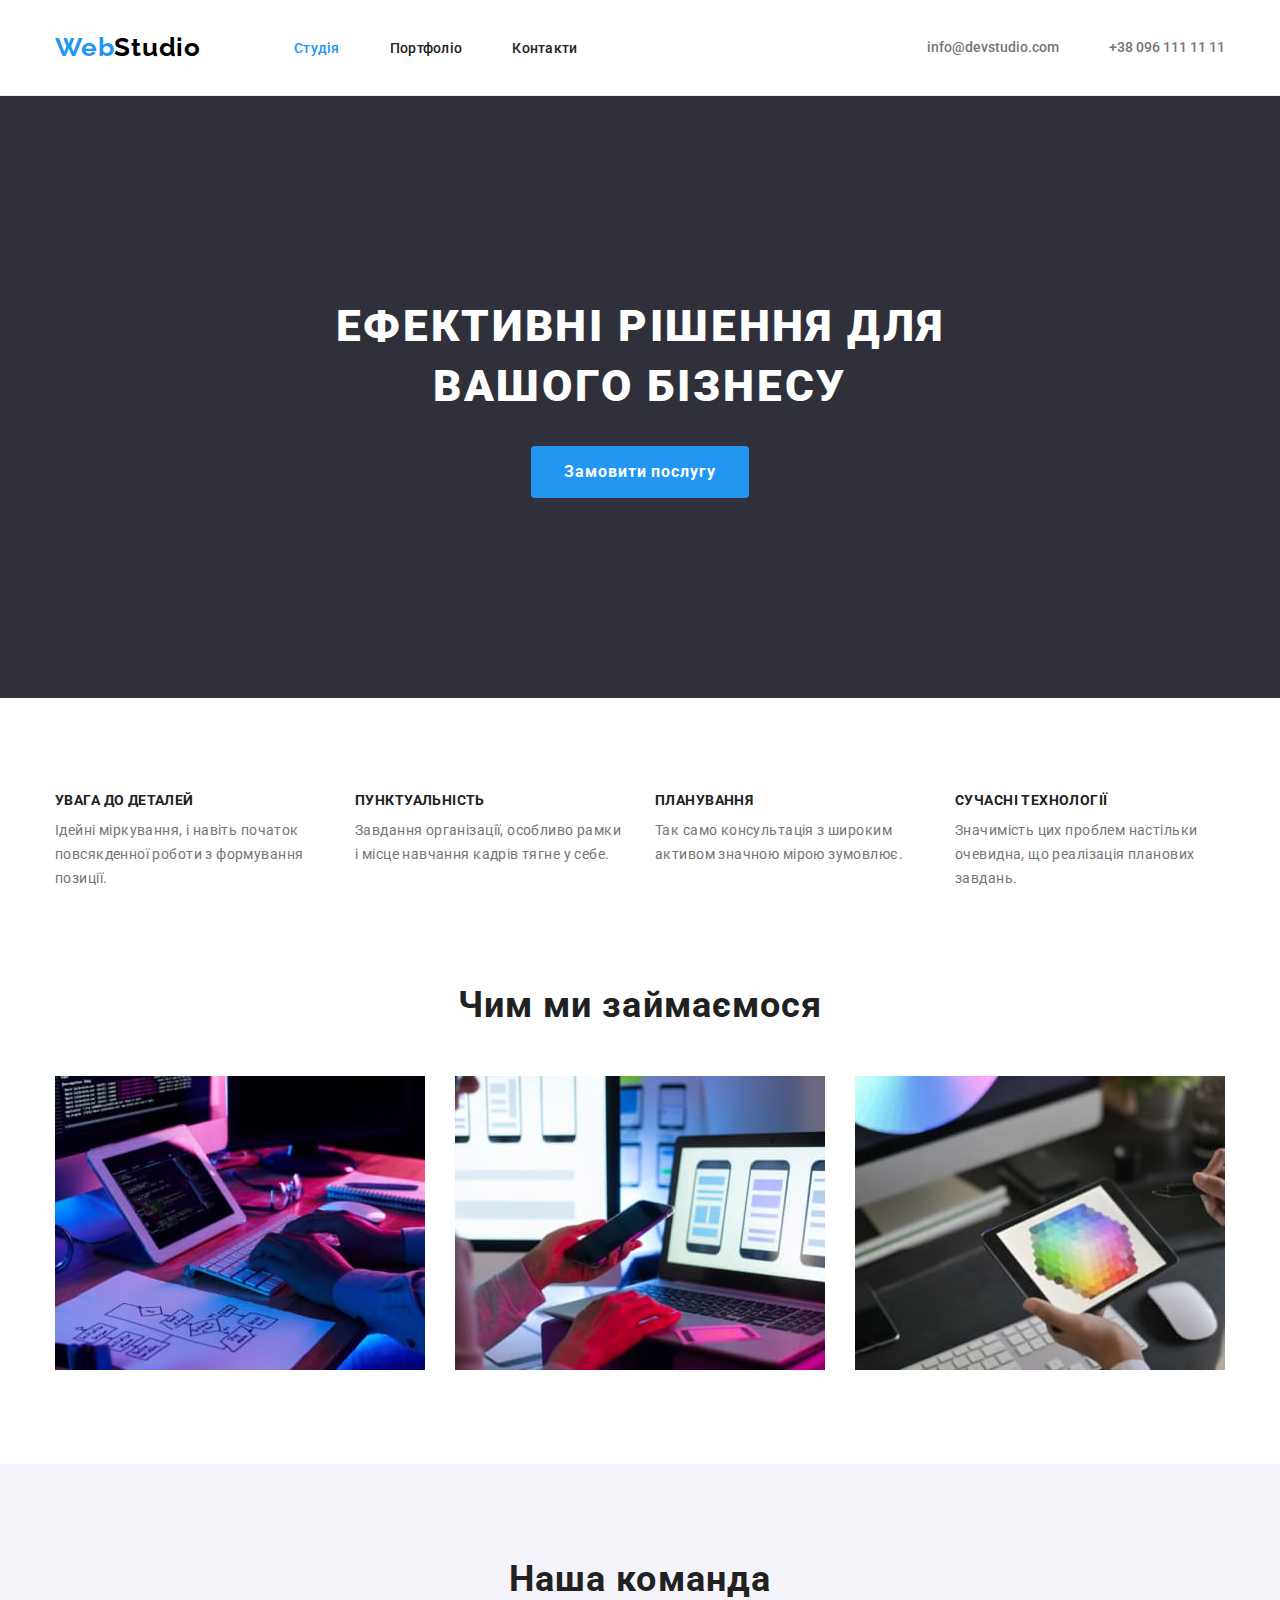
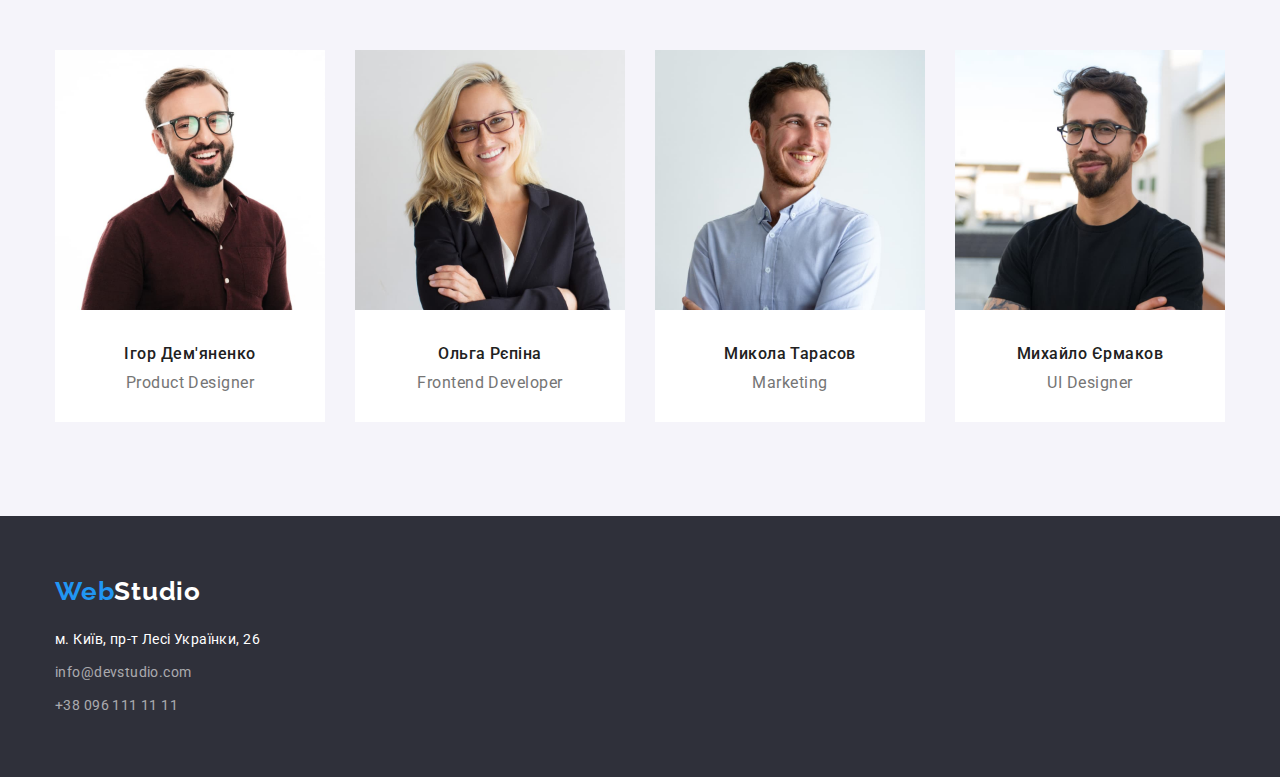
<file: index.html>
<!DOCTYPE html>
<html lang="uk">

<head>
    <meta charset="UTF-8">
    <meta http-equiv="X-UA-Compatible" content="IE=edge">
    <meta name="viewport" content="width=device-width, initial-scale=1.0">
    <title>index.html</title>
    <link rel="preconnect" href="https://fonts.googleapis.com">
    <link rel="preconnect" href="https://fonts.gstatic.com" crossorigin>
    <link
        href="https://fonts.googleapis.com/css2?family=Raleway:wght@700&family=Roboto:wght@400;500;700;900&display=swap"
        rel="stylesheet">
    <link rel="stylesheet"
        href="https://cdnjs.cloudflare.com/ajax/libs/modern-normalize/1.1.0/modern-normalize.min.css">
    <link rel="stylesheet" href="./css/styles.css">
</head>

<body>
    <header class="page-header">
        <div class="container">
            <nav class="header-nav">
                <a href="/" class="logo link"><span class="logo-web">Web</span><span
                        class="logo-studio">Studio</span></a>

                <ul class="site-nav">
                    <li class="nav-item"><a href="./index.html" class="link current">Студія</a></li>
                    <li class="nav-item"><a href="./portfolio.html" class="link">Портфоліо</a></li>
                    <li class="nav-item"><a href="/" class="link">Контакти</a></li>
                </ul>
            </nav>
            <ul class="contacts-nav">
                <li class="nav-item"><a href="mailto:info@devstudio.com" class="link">info@devstudio.com</a></li>
                <li class="nav-item"><a href="tel:+380961111111" class="link">+38 096 111 11 11</a></li>
            </ul>
        </div>

    </header>

    <main>
        
        <section class="main-section">
            <div class="container">
                <h1 class="title">Ефективні рішення для <br /> вашого бізнесу</h1>
                <button type="button" class="button-order">Замовити послугу</button>
            </div>
        </section>
      
<div class="section">
        <section class="benefits-section">
            <div class="container">
                <!--<h2>наші якості</h2>-->
                <ul class="benefits">
                    <li class="benefits-class">
                        <h3 class="benefits-title">УВАГА ДО ДЕТАЛЕЙ</h3>
                        <p class="benefits-items">Ідейні міркування, і навіть початок повсякденної роботи з формування
                            позиції.</p>
                    </li>
                    <li class="benefits-class">
                        <h3 class="benefits-title">ПУНКТУАЛЬНІСТЬ</h3>
                        <p class="benefits-items">Завдання організації, особливо рамки і місце навчання кадрів тягне у
                            себе.</p>
                    </li>
                    <li class="benefits-class">
                        <h3 class="benefits-title">ПЛАНУВАННЯ</h3>
                        <p class="benefits-items">Так само консультація з широким активом значною мірою зумовлює.</p>
                    </li>
                    <li class="benefits-class">
                        <h3 class="benefits-title">СУЧАСНІ ТЕХНОЛОГІЇ</h3>
                        <p class="benefits-items">Значимість цих проблем настільки очевидна, що реалізація планових
                            завдань.</p>
                    </li>

                </ul>
            </div>
        </section>
</div>

<div class="section-top">
        <section>
            <div class="container">
                <h2 class="activity-list">Чим ми займаємося</h2>
                <ul class="activity-item">
                    <li class="activity-list-item">
                        <img class="activity-img" src="./images/code-development.jpg" alt="Розробка коду" width="370"
                            height="294">
                    </li>
                    <li class="activity-list-item">
                        <img class="activity-img" src="./images/structuring.jpg" alt="Структуризація" width="370"
                            height="294">
                    </li>
                    <li class="activity-list-item">
                        <img class="activity-img" src="./images/detailing.jpg" alt="Деталізація" width="370"
                            height="294">
                    </li>
                </ul>
            </div>
        </section>
</div>


        <section class="team-section">
            <div class="section">
            <div class="container">
                <h2 class="team-list-title">Наша команда</h2>
                <ul class="team-list">
                    <li class="team-img">
                        <img src="./images/ihor.jpg" alt="Ігор Дем'яненко" width="270">
                        <h3 class="team-title">Ігор Дем'яненко</h3>
                        <p class="team-item">Product Designer</p>
                    </li>
                    <li class="team-img">
                        <img src="./images/olha.jpg" alt="Ольга Рєпіна" width="270">
                        <h3 class="team-title">Ольга Рєпіна</h3>
                        <p class="team-item">Frontend Developer</p>
                    </li>
                    <li class="team-img">
                        <img src="./images/mikola.jpg" alt="Микола Тарасов" width="270">
                        <h3 class="team-title">Микола Тарасов</h3>
                        <p class="team-item">Marketing</p>
                    </li>
                    <li class="team-img">
                        <img src="./images/mihailo.jpg" alt="Михайло Єрмаков" width="270">
                        <h3 class="team-title">Михайло Єрмаков</h3>
                        <p class="team-item">UI Designer</p>
                    </li>
                </ul>
            </div>
            </div>
        </section>
 

    </main>

    <footer class="page-footer">
        <div class="container">
            <a href="/" class="footer-logo link"><span class="footer-logo-web">Web</span><span
                    class="footer-logo-studio">Studio</span></a>

            <address>
                <ul class="footer-contacts">
                    <li class="footer-contacts-item">
                        <a href="https://goo.gl/maps/Ro1qzMZneMqqPXUc6" class="adress link" target="_blank"
                            rel="noreferrer noopener">м. Київ, пр-т Лесі Українки, 26</a>
                    </li>
                    <li class="footer-contacts-item">
                        <a href="mailto:info@devstudio.com" class="email link">info@devstudio.com</a>
                    </li>
                    <li class="footer-contacts-item">
                        <a href="tel:+380961111111" class="tel link">+38 096 111 11 11</a>
                    </li>
                </ul>
            </address>

        </div>
    </footer>

</body>

</html>
</file>
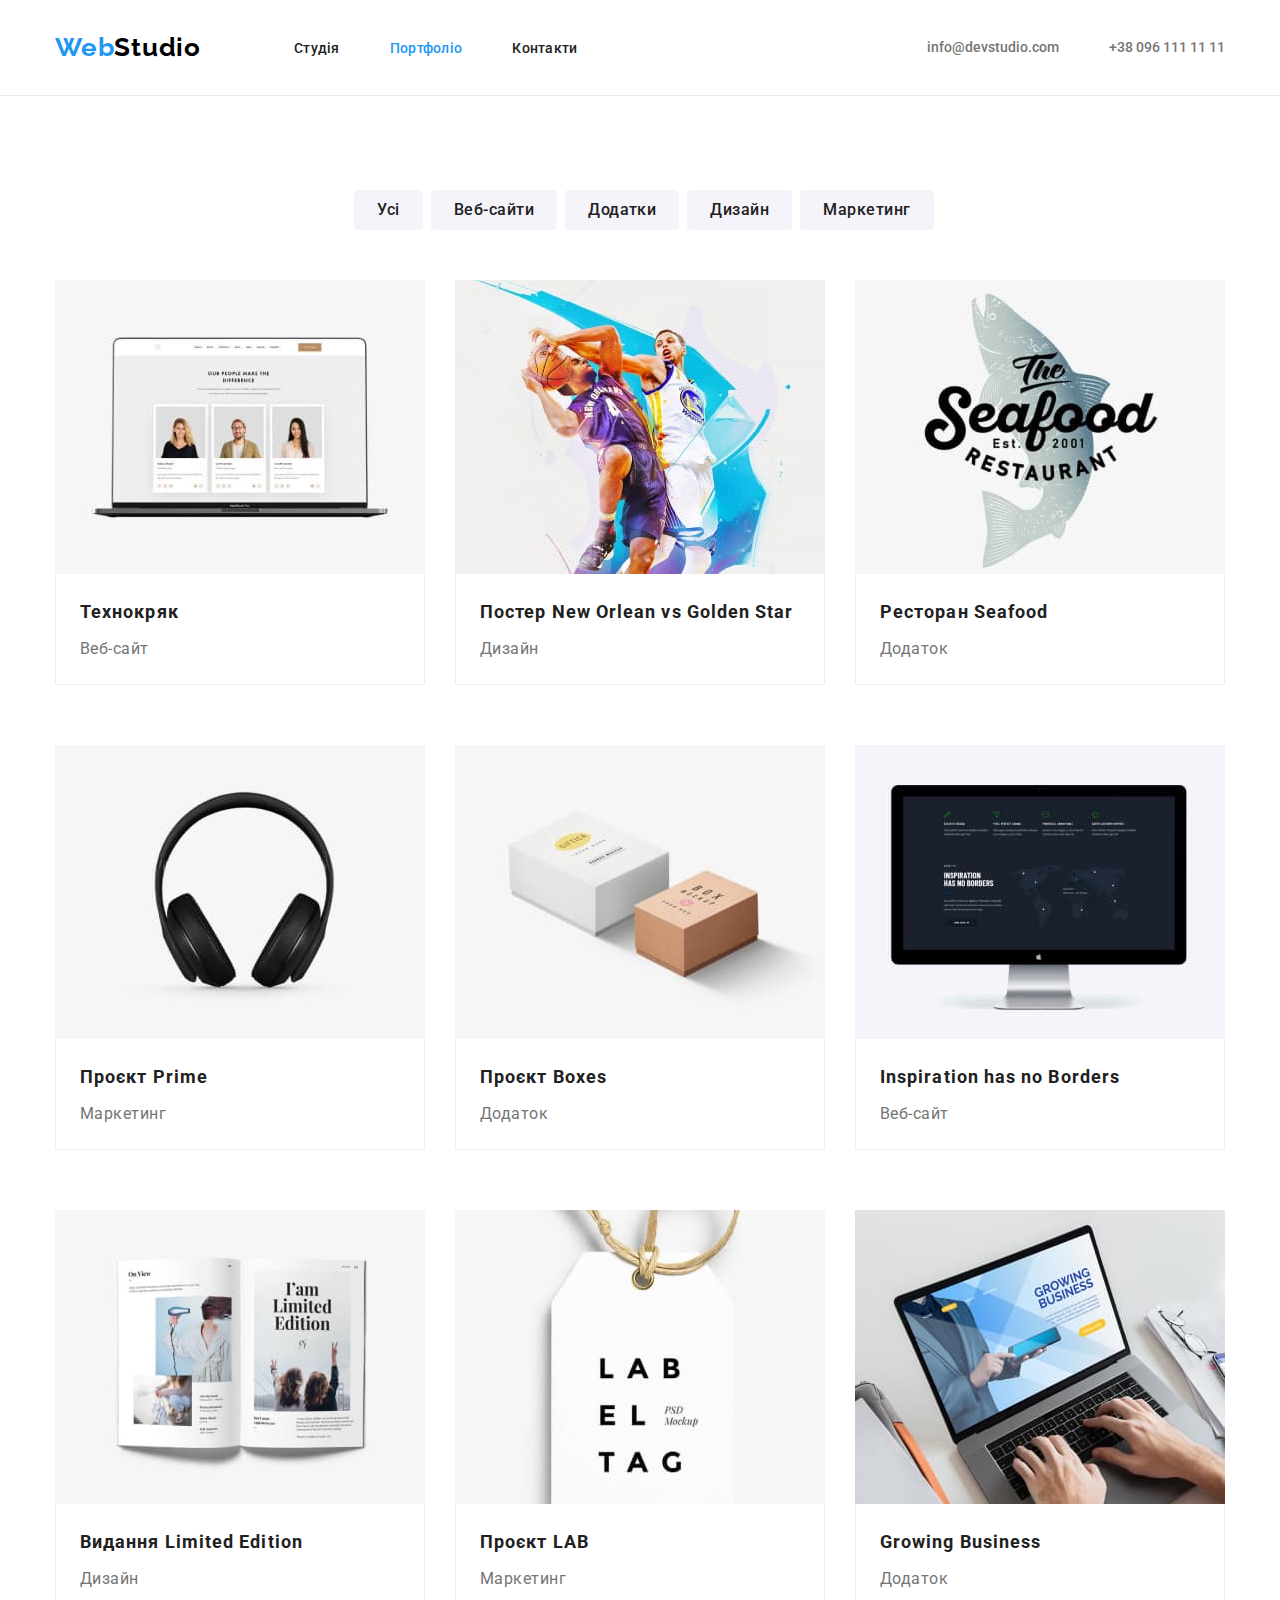
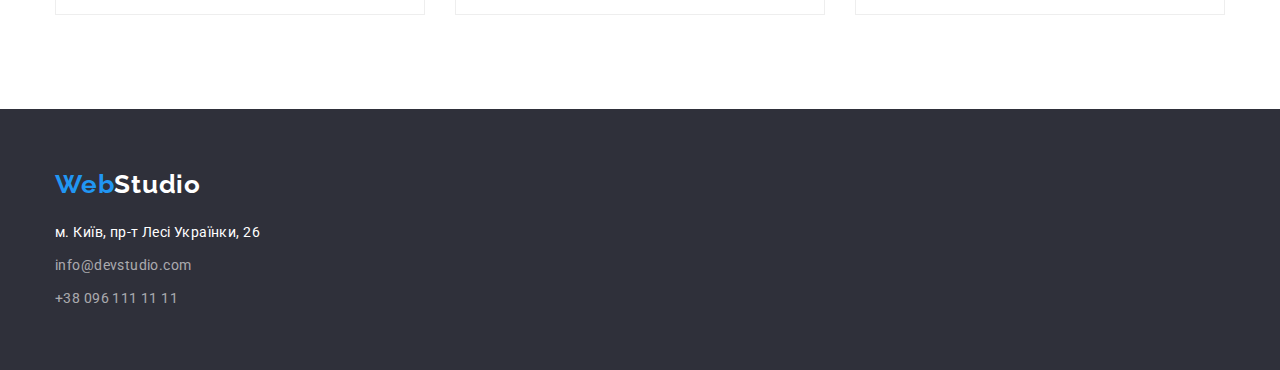
<file: portfolio.html>
<!DOCTYPE html>
<html lang="uk">

<head>
    <meta charset="UTF-8">
    <meta http-equiv="X-UA-Compatible" content="IE=edge">
    <meta name="viewport" content="width=device-width, initial-scale=1.0">
    <title>Portfolio</title>
    <link rel="preconnect" href="https://fonts.googleapis.com">
    <link rel="preconnect" href="https://fonts.gstatic.com" crossorigin>
    <link
        href="https://fonts.googleapis.com/css2?family=Raleway:wght@700&family=Roboto:wght@400;500;700;900&display=swap"
        rel="stylesheet">
    <link rel="stylesheet"
        href="https://cdnjs.cloudflare.com/ajax/libs/modern-normalize/1.1.0/modern-normalize.min.css">
    <link rel="stylesheet" href="./css/styles.css">

</head>

<body>
    <header class="page-header">
        <div class="container">
            <nav class="header-nav">
                <a href="/" class="logo link"><span class="logo-web">Web</span><span
                        class="logo-studio">Studio</span></a>

                <ul class="site-nav">
                    <li class="nav-item"><a href="./index.html" class="link">Студія</a></li>
                    <li class="nav-item"><a href="./portfolio.html" class="link current">Портфоліо</a></li>
                    <li class="nav-item"><a href="/" class="link">Контакти</a></li>
                </ul>
            </nav>
            <ul class="contacts-nav">
                <li class="nav-item"><a href="mailto:info@devstudio.com" class="link">info@devstudio.com</a></li>
                <li class="nav-item"><a href="tel:+380961111111" class="link">+38 096 111 11 11</a></li>
            </ul>
        </div>

    </header>
    <main>
        <div class="section">
        <section>
            <div class="container">
                <ul class="filter-button">
                    <li class="filter-button-items"><button type="button" class="button-items">Усі</button></li>
                    <li class="filter-button-items"><button type="button" class="button-items">Веб-сайти</button></li>
                    <li class="filter-button-items"><button type="button" class="button-items">Додатки</button></li>
                    <li class="filter-button-items"><button type="button" class="button-items">Дизайн</button></li>
                    <li class="filter-button-items"><button type="button" class="button-items">Маркетинг</button></li>
                </ul>
                <!--<h1>Список наших робіт</h1>-->
                <ul class="work-list">
                    <li class="work-list-item">
                        <img class="work-img" src="./css/images/laptop.jpg" alt="Технокряк" width="370" height="294">
                        <div class="text-border">
                            <h2 class="work-title">Технокряк</h2>
                            <p class="work-items">Веб-сайт</p>
                        </div>

                    </li>
                    <li class="work-list-item">
                        <img class="work-img" src="./css/images/poster.jpg" alt="Постер команди" width="370"
                            height="294">
                        <div class="text-border">
                            <h2 class="work-title">Постер New Orlean vs Golden Star</h2>
                            <p class="work-items">Дизайн</p>
                        </div>
                    </li>
                    <li class="work-list-item">
                        <img class="work-img" src="./css/images/restaurant-emblem.jpg"
                            alt="Емблема ресторану морепродуктів" width="370" height="294">
                        <div class="text-border">
                            <h2 class="work-title">Ресторан Seafood</h2>
                            <p class="work-items">Додаток</p>
                        </div>
                    </li>
                    <li class="work-list-item">
                        <img class="work-img" src="./css/images/headphone.jpg" alt="Зображення навушників" width="370"
                            height="294">
                        <div class="text-border">
                            <h2 class="work-title">Проєкт Prime</h2>
                            <p class="work-items">Маркетинг</p>
                        </div>
                    </li>
                    <li class="work-list-item">
                        <img class="work-img" src="./css/images/boxes.jpg" alt="Коробки" width="370" height="294">
                        <div class="text-border">
                            <h2 class="work-title">Проєкт Boxes</h2>
                            <p class="work-items">Додаток</p>
                        </div>
                    </li>
                    <li class="work-list-item">
                        <img class="work-img" src="./css/images/computer.jpg" alt="Зображення комп'ютера" width="370"
                            height="294">
                        <div class="text-border">
                            <h2 class="work-title">Inspiration has no Borders</h2>
                            <p class="work-items">Веб-сайт</p>
                        </div>
                    </li>
                    <li class="work-list-item">
                        <img class="work-img" src="./css/images/magazine.jpg" alt="Журнал" width="370" height="294">
                        <div class="text-border">
                            <h2 class="work-title">Видання Limited Edition</h2>
                            <p class="work-items">Дизайн</p>
                        </div>
                    </li>
                    <li class="work-list-item">
                        <img class="work-img" src="./css/images/label.jpg" alt="Лейбл" width="370" height="294">
                        <div class="text-border">
                            <h2 class="work-title">Проєкт LAB</h2>
                            <p class="work-items">Маркетинг</p>
                        </div>
                    </li>
                    <li class="work-list-item">
                        <img class="work-img" src="./css/images/texting-computer.jpg" alt="Друкування на комп'ютері"
                            width="370" height="294">
                        <div class="text-border">
                            <h2 class="work-title">Growing Business</h2>
                            <p class="work-items">Додаток</p>
                        </div>
                    </li>

                </ul>
            </div>
        </section>
        </div>

    </main>

    <footer class="page-footer">
        <div class="container">
            <a href="/" class="footer-logo link"><span class="footer-logo-web">Web</span><span
                    class="footer-logo-studio">Studio</span></a>

            <address>
                <ul class="footer-contacts">
                    <li class="footer-contacts-item">
                        <a href="https://goo.gl/maps/Ro1qzMZneMqqPXUc6" class="adress link" target="_blank"
                            rel="noreferrer noopener">м. Київ, пр-т Лесі Українки, 26</a>
                    </li>
                    <li class="footer-contacts-item">
                        <a href="mailto:info@devstudio.com" class="email link">info@devstudio.com</a>
                    </li>
                    <li class="footer-contacts-item">
                        <a href="tel:+380961111111" class="tel link">+38 096 111 11 11</a>
                    </li>
                </ul>
            </address>

        </div>
    </footer>

</body>

</html>
</file>
<file: css/styles.css>
/*Основний колір #212121 */
/*Вторинний колір #757575 */
/*Акцентний колір #2196F3 */

/*General styles*/

:root {
    --primery-text-color: #212121;
    --secondary-text-color: #757575;
    --logo-color: #000000;
    --accent-text-color: #2196F3;
    --section-text-color: #FFFFFF;
    --footer-secondary-text-color: rgba(255, 255, 255, 0.6);
    --bcg-primery-color: #FFFFFF;
    --bcg-secondary-color: #F5F4FA;
    --bcg-section-color: #2F303A;
    --bcg-accent-color: #2196F3;
    --bcg-button-hover-color: #188CE8;
    --border-color: #EEEEEE;
    --border-second-color: #ECECEC;
}

html {
    box-sizing: border-box;
}
h1,
h2,
h3,
h4,
h5,
h6,
p,
a {
    margin: 0;
    padding: 0;
}

*,
*::before,
*::after {
    box-sizing: inherit;
}

body {
    margin: 0;
    font-family: 'Roboto', sans-serif;
    background-color: var(--bcg-primery-color);
    color: var(--primery-text-color);

}

.container {
    margin-left: auto;
    margin-right: auto;
    width: 1200px;
    padding-left: 15px;
    padding-right: 15px;
    /* outline: 2px solid salmon; */
}

.link {
    text-decoration: none;
}

ul {
    list-style: none;
    padding: 0;
    margin: 0;
}
.section {
padding-bottom: 94px;
padding-top: 94px;

}
.section-top {
    padding-bottom: 94px;
    padding-top: 0;
}

/*Header styles portfolio*/
.logo {
    font-family: 'Raleway';
    font-weight: 700;
    font-size: 26px;
    line-height: calc(31/26);
    letter-spacing: 0.03em;
    color: var(--logo-color);

    margin-right: 93px;
}

.header-nav {
    display: flex;
    align-items: center;
}

.page-header {
    border-bottom: 1px solid var(--border-second-color);

}

.logo-web {
    color: var(--accent-text-color);
}

.logo-studio {
    color: var(--logo-color);
}

.page-header .container {
    display: flex;
    padding-top: 32px;
    padding-bottom: 32px;
}

.site-nav {
    display: flex;
}

.site-nav .nav-item+.nav-item {
    margin-left: 50px;
}

.site-nav a {
    display: block;

    font-weight: 500;
    font-size: 14px;
    line-height: calc(16/14);
    letter-spacing: 0.02em;
    color: var(--primery-text-color);
}

.site-nav .link:hover,
.site-nav .link:focus {
    color: var(--accent-text-color);
}

.site-nav .link.current {
    color: var(--accent-text-color)
}

.contacts-nav {
    display: flex;
    margin-left: auto;
    align-items: center;
}

.contacts-nav .nav-item+.nav-item {
    margin-left: 50px;
}

.contacts-nav a {
    font-weight: 500;
    font-size: 14px;
    line-height: calc(16/14);
    color: var(--secondary-text-color);
}

.contacts-nav .link:hover,
.contacts-nav .link:focus {
    color: var(--accent-text-color);
}

.button-items {
    display: inline-block;
    border-radius: 4px;
    border: 1px solid transparent;
    padding: 6px 22px;
    margin-left: 8px;

    text-align: center;

    font-family: inherit;
    font-weight: 500;
    font-size: 16px;
    line-height: calc(26/16);
    letter-spacing: 0.03em;
    color: var(--primery-text-color);
    background-color: var(--bcg-secondary-color);
    cursor: pointer;
}

.button-items:hover,
.button-items:focus {
    background-color: var(--bcg-accent-color);
    color: var(--bcg-primery-color);
}

.filter-button {
    margin-bottom: 50px;
    display: flex;
    justify-content: center;
}

.work-list {
    display: flex;
    flex-wrap: wrap;
    gap: 30px;
}

.work-list-item {
    flex-basis: calc((100% - 60px) / 3);
    margin-bottom: 30px;
}

.text-border {
    padding-top: 20px;
    border-bottom: 1px solid var(--border-color);
    border-left: 1px solid var(--border-color);
    border-right: 1px solid var(--border-color);
}

.work-list li:nth-child(3n) {
    margin-right: 0;
}

.work-list-item:nth-last-child(-n + 3) {
    margin-bottom: 0;
}

.work-img {
    display: block;
    width: 100%;
    height: auto;
}

.work-title {
    margin-bottom: 4px;
    margin-right: 24px;
    margin-left: 24px;

    font-weight: 700;
    font-size: 18px;
    line-height: calc(36/18);
    letter-spacing: 0.06em;
    color: var(--primery-text-color)
}

.work-items {
    
    margin-bottom: 20px;
    margin-right: 24px;
    margin-left: 24px;

    font-weight: 400;
    font-size: 16px;
    line-height: calc(30/16);
    letter-spacing: 0.03em;
    color: var(--secondary-text-color);
}

/*Footer styles portfolio*/

footer {
    background-color: var(--bcg-section-color);
}

.footer-logo {
    font-family: 'Raleway';
    font-weight: 700;
    font-size: 26px;
    line-height: calc(31/26);
    letter-spacing: 0.03em;
    color: var(--logo-color);
}

.footer-logo-web {
    color: var(--accent-text-color);
}

.footer-logo-studio {
    color: var(--bcg-primery-color);
}

.page-footer .container {
    padding-top: 60px;
}

.adress {
    font-style: normal;
    font-weight: 400;
    font-size: 14px;
    line-height: calc(24/14);
    letter-spacing: 0.03em;
    color: var(--bcg-primery-color);
}

.email {
    font-style: normal;
    font-weight: 400;
    font-size: 14px;
    line-height: calc(24/14);
    letter-spacing: 0.03em;
    color: var(--footer-secondary-text-color);
}

.tel {
    font-style: normal;
    font-weight: 400;
    font-size: 14px;
    line-height: calc(24/14);
    letter-spacing: 0.03em;
    color: var(--footer-secondary-text-color);
}

.footer-contacts {
    margin-top: 20px;
    padding-bottom: 60px;

}

.footer-contacts-item:not(:last-child) {
    margin-bottom: 9px;
}

.footer-contacts .link:hover,
.footer-contacts .link:focus {
    color: var(--accent-text-color);
}

/*Studio*/

.title {
    margin-bottom: 30px;

    font-weight: 900;
    font-size: 44px;
    line-height: calc(60/44);
    letter-spacing: 0.06em;
    text-transform: uppercase;
    color: var(--section-text-color);
}

.main-section .container {
    /* outline: 2px solid salmon; */
    text-align: center;
    padding-bottom: 200px;
    padding-top: 200px;
}

.main-section {
    background-color: var(--bcg-section-color);
}

.button-order {
    display: inline-block;
    border-radius: 4px;
    border: 1px solid transparent;
    padding: 10px 32px;

    min-width: 216px;
    text-align: center;

    font-family: inherit;
    font-weight: 700;
    font-size: 16px;
    line-height: calc(30/16);
    letter-spacing: 0.06em;
    color: var(--section-text-color);
    background-color: var(--bcg-accent-color);
    cursor: pointer;

}

.button-order:hover,
.button-order:focus {
    background-color: var(--bcg-button-hover-color);
}

.benefits {
    display: flex;
    flex-wrap: wrap;
    gap: 30px;
    
}

.benefits-class {
    flex-basis: calc((100% - 90px) / 4);
    

}
.benefits-class li:nth-child(4n) {
    margin-right: 0;
}


.benefits-title {
   
    margin-bottom: 10px;
    font-weight: 700;
    font-size: 14px;
    line-height: calc(16/14);
    letter-spacing: 0.03em;
    text-transform: uppercase;
    color: var(--primery-text-color);
}

.benefits-items {
   
    font-weight: 400;
    font-size: 14px;
    line-height: calc(24/14);
    letter-spacing: 0.03em;
    color: var(--secondary-text-color);
}

.activity-list {
    font-weight: 700;
    font-size: 36px;
    line-height: calc(42/36);
    letter-spacing: 0.03em;
    text-align: center;
    color: var(--primery-text-color);

    margin-bottom: 50px;
}

.activity-img {
    display: block;
}

.activity-item {
    display: flex;
}

.activity-list-item:not(:last-child) {
    margin-right: 30px;
}

.team-section {
    background-color: var(--bcg-secondary-color);
}

.team-list-title {
    font-weight: 700;
    font-size: 36px;
    line-height: 42px;
    text-align: center;
    letter-spacing: 0.03em;
    
    margin-bottom: 50px;
    
}

.team-list {
    display: flex;
    
}
.team-title {
    margin-bottom: 10px;
    margin-top: 30px;

    font-weight: 500;
    font-size: 16px;
    line-height: calc(19/16);
    letter-spacing: 0.03em;
    color: var(--primery-text-color);
    text-align: center;
}

.team-item {
    
    margin-bottom: 30px;
    font-weight: 400;
    font-size: 16px;
    line-height: calc(19/16);
    letter-spacing: 0.03em;
    color: var(--secondary-text-color);
    text-align: center;

}

.team-img {
    margin-right: 30px;
    background-color: var(--bcg-primery-color);

}

.team-list li:nth-child(4n) {
    margin-right: 0;
}
</file>
